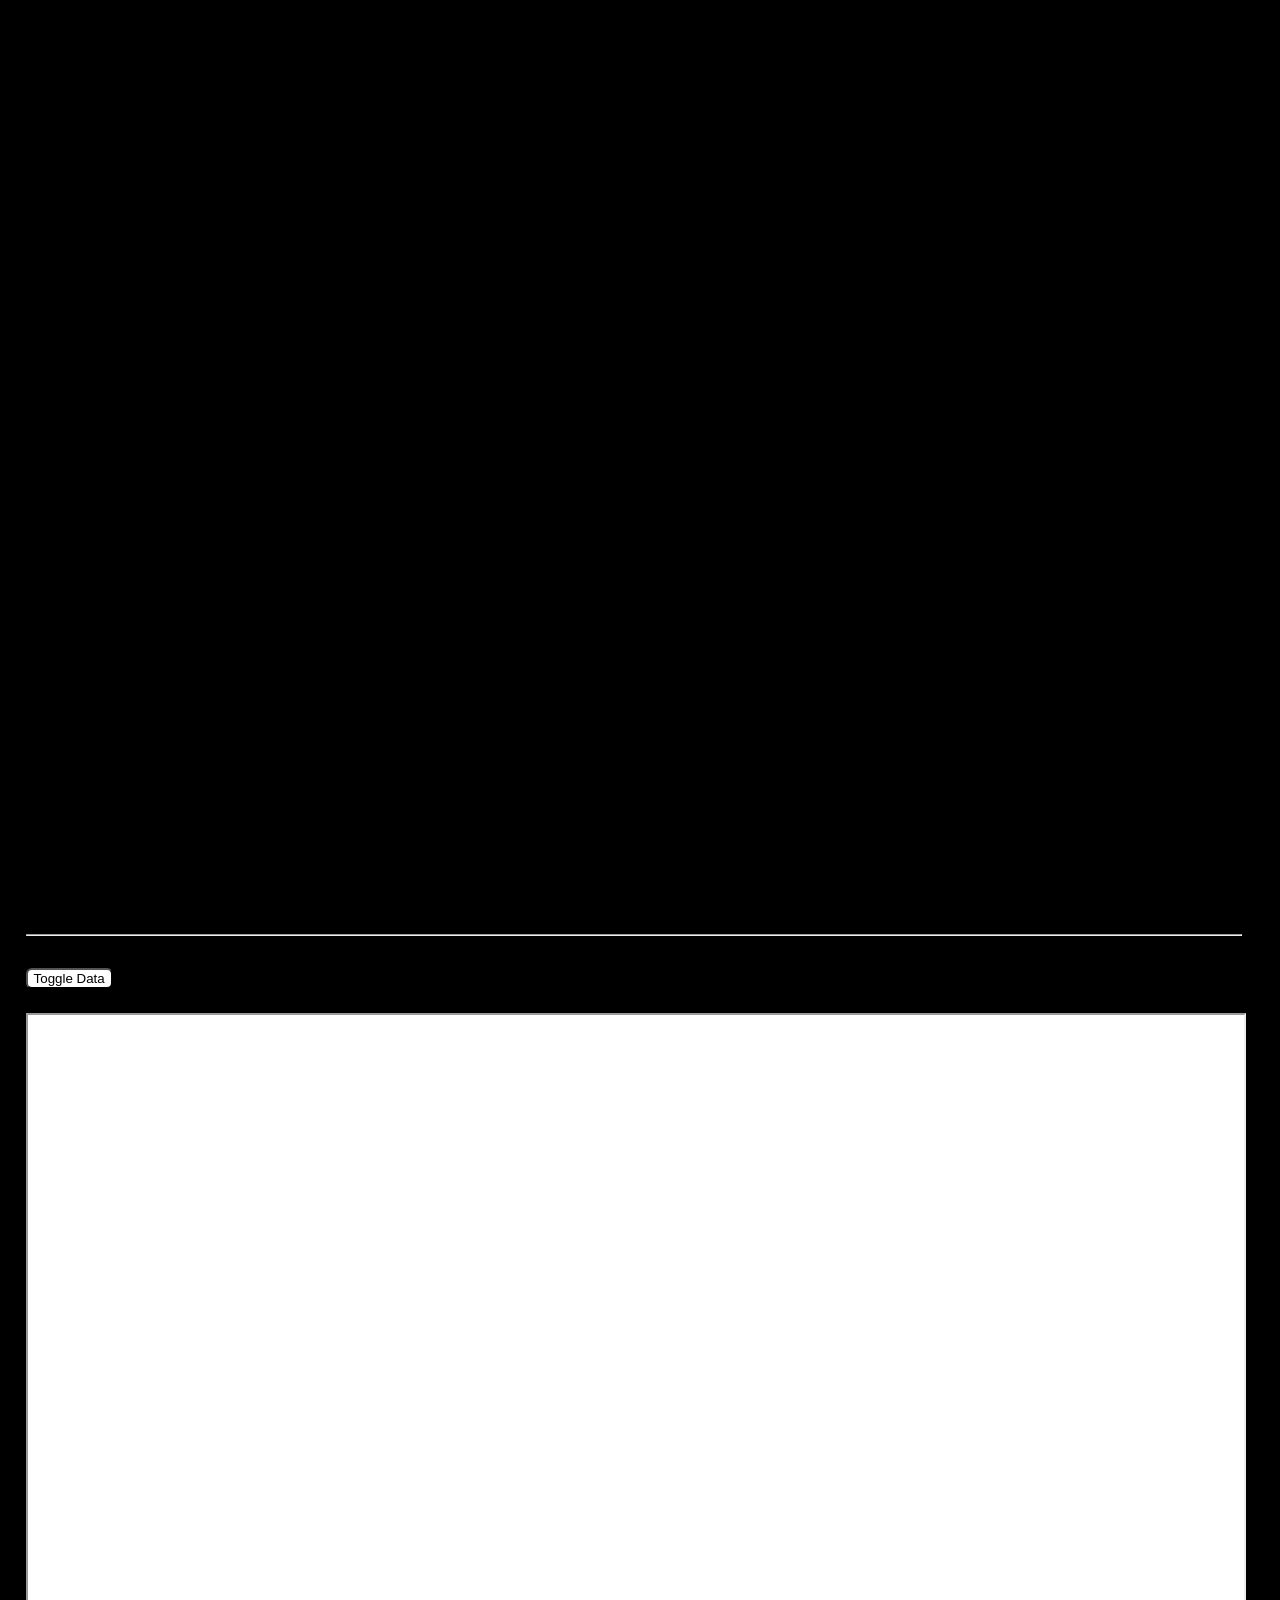
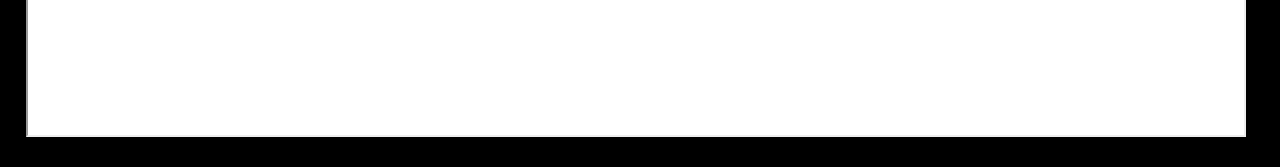
<file: assignment3/index.html>
<!DOCTYPE HTML>
<html>
	<head>
		<link rel="stylesheet" href="style.css">
	</head>

	<body>
		<div id="main-div">
			<div id="plot1" class="graph"></div>
			<div id="plot2" class="graph"></div>
		</div>
		<div id="plot3"></div>

		<hr>

		<button type="button" onclick="toggle()">Toggle Data</button>
		<iframe src="https://data.boston.gov/dataset/crime-incident-reports-august-2015-to-date-source-new-system/resource/b973d8cb-eeb2-4e7e-99da-c92938efc9c0/view/5af84035-f99d-4508-b728-3fc64c36418d" frameBorder="1" id="data-frame"></iframe>
		<script src="main.js"></script>
		<script src="https://cdn.plot.ly/plotly-3.4.0.min.js" charset="utf-8"></script>
	</body>
</html>
</file>
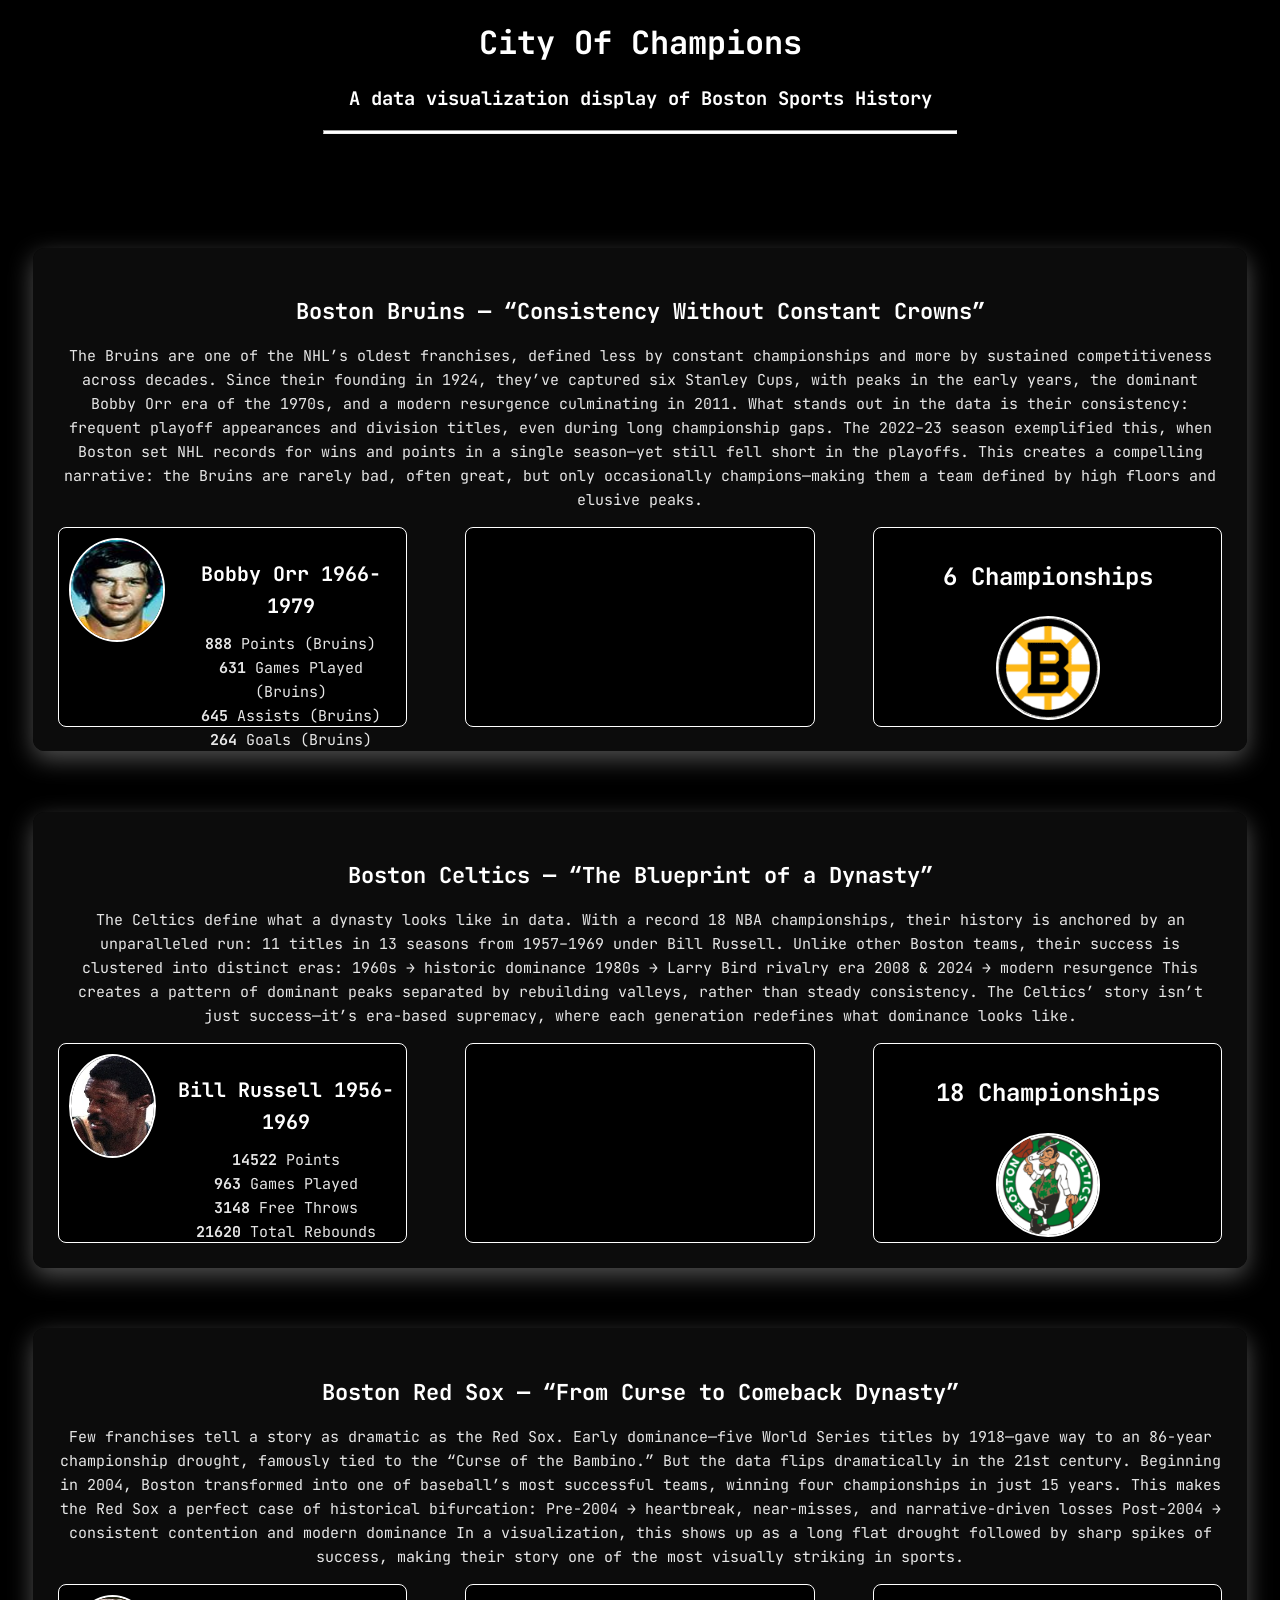
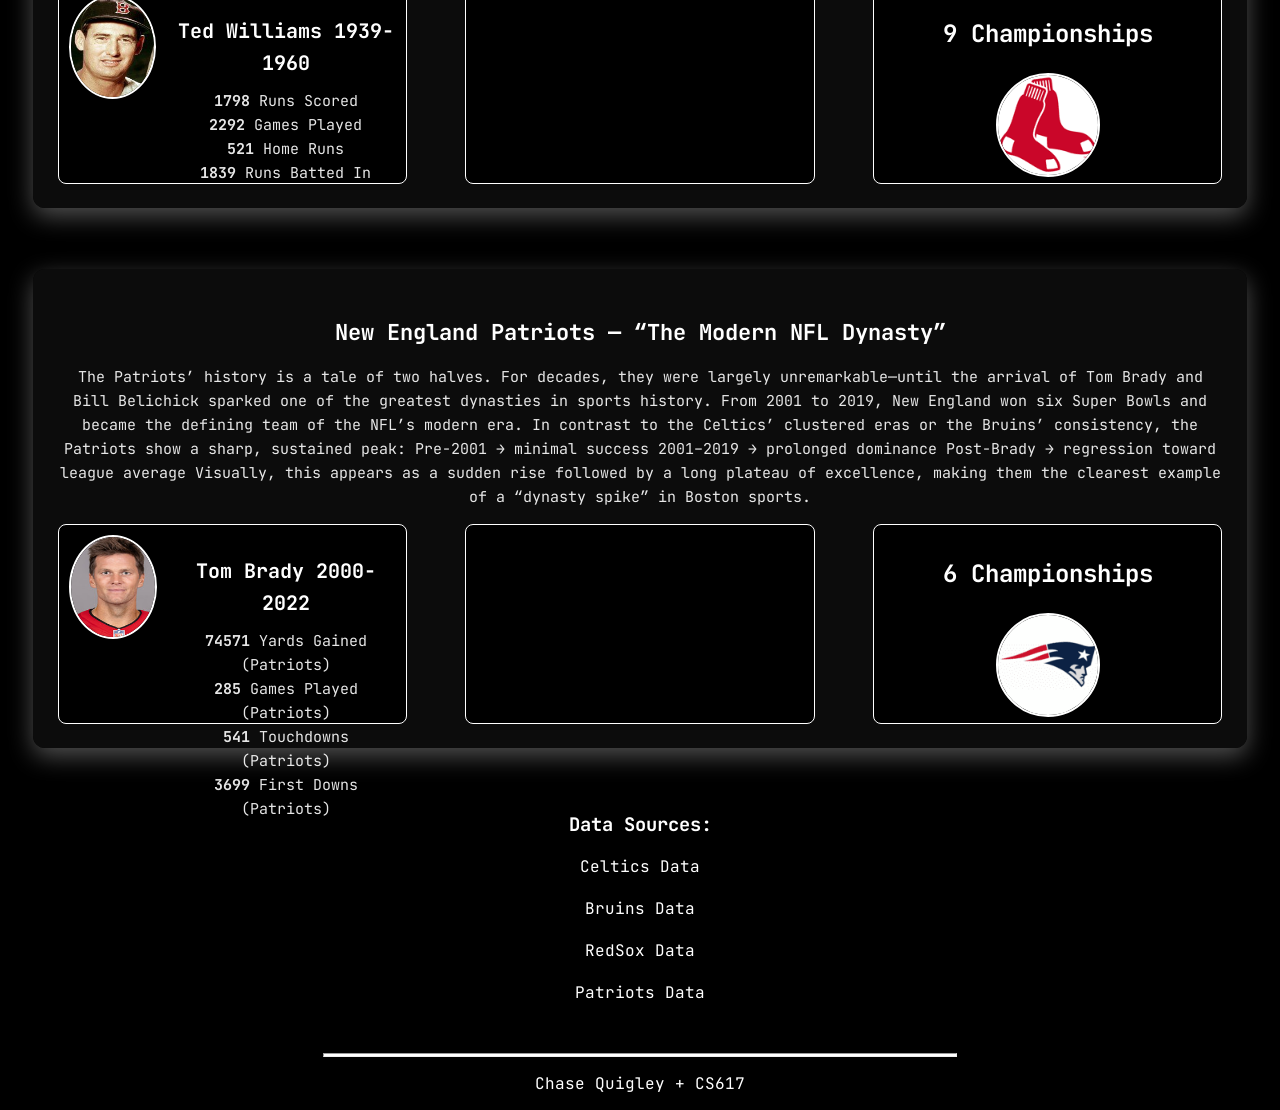
<file: Final_Project/index.html>
<!doctype html>
<html lang="en">
	<head>
		<meta charset="UTF-8">
		<title>CS617 Final Project</title>
		<link rel="preconnect" href="https://fonts.googleapis.com">
		<link rel="preconnect" href="https://fonts.gstatic.com" crossorigin>
		<link href="https://fonts.googleapis.com/css2?family=JetBrains+Mono:ital,wght@0,100..800;1,100..800&display=swap" rel="stylesheet">
		<link rel="stylesheet" href="./style.css">	
		<script src="https://d3js.org/d3.v7.min.js"></script>
	</head>
	<body>
		<h1>City Of Champions</h1>
		<h3>A data visualization display of Boston Sports History</h3>
		<hr>
		<div id="container">
			<div id="team-sections">
				<section id="Bruins" class="story-card">
					<h3>Boston Bruins — “Consistency Without Constant Crowns”</h3>
					<p> The Bruins are one of the NHL’s oldest franchises, defined less by constant championships and more by sustained competitiveness across decades. Since their founding in 1924, they’ve captured six Stanley Cups, with peaks in the early years, the dominant Bobby Orr era of the 1970s, and a modern resurgence culminating in 2011.

					What stands out in the data is their consistency: frequent playoff appearances and division titles, even during long championship gaps. The 2022–23 season exemplified this, when Boston set NHL records for wins and points in a single season—yet still fell short in the playoffs.

					This creates a compelling narrative: the Bruins are rarely bad, often great, but only occasionally champions—making them a team defined by high floors and elusive peaks.</p>
					<div id="BruinsGraph"></div>
					<div class="team-info">
						<div class="mvp">
							<img class="pfp" src="./data/BruinsData/mvp.jpg">
							<div class="mvp-text">
								<h3>Bobby Orr 1966-1979</h3>
								<p><b>888</b> Points (Bruins)</p>
								<p><b>631</b> Games Played (Bruins)</p>
								<p><b>645</b> Assists (Bruins)</p>
								<p><b>264</b> Goals (Bruins)</p>
							</div>

						</div>

						<div class="iconic">
							<div class="iconic">
								<div class="video">
									<iframe 
									 width="100%" 
									 height="80%" 
									 src="https://www.youtube.com/embed/b6rJtQ-hJZY" 
									 title="YouTube video player"
									 frameborder="0"
									 allowfullscreen>
									</iframe>
								</div>
							</div>

						</div>
						<div class="logo">

							<h2>6 Championships </h2>
							<img class="pfp" src="./data/BruinsData/team.png">
						</div>
					</div>
				</section>
				<section id="Celtics" class="story-card">
					<h3>Boston Celtics — “The Blueprint of a Dynasty”</h3>
					<p>The Celtics define what a dynasty looks like in data. With a record 18 NBA championships, their history is anchored by an unparalleled run: 11 titles in 13 seasons from 1957–1969 under Bill Russell.

					Unlike other Boston teams, their success is clustered into distinct eras:

					1960s → historic dominance
					1980s → Larry Bird rivalry era
					2008 & 2024 → modern resurgence

					This creates a pattern of dominant peaks separated by rebuilding valleys, rather than steady consistency.

					The Celtics’ story isn’t just success—it’s era-based supremacy, where each generation redefines what dominance looks like.</p>
					<div id="CelticsGraph"></div>
					<div class="team-info">
						<div class="mvp">
							<img class="pfp" src="./data/CelticsData/mvp.jpg">
							<div class="mvp-text">
								<h3>Bill Russell 1956-1969</h3>
								<p><b>14522 </b>Points</p>
								<p><b>963 </b>Games Played</p>
								<p><b>3148 </b>Free Throws</p>
								<p><b>21620 </b>Total Rebounds</p>
							</div>
						</div>

						<div class="iconic">
							<div class="video">
								<iframe 
								 width="100%" 
								 height="80%" 
								 src="https://www.youtube.com/embed/csQ1qF7wrl4" 
								 title="YouTube video player"
								 frameborder="0"
								 allowfullscreen>
								</iframe>
							</div>
						</div>
						<div class="logo">

							<h2>18 Championships</h2>
							<img class="pfp" src="./data/CelticsData/team.png">
						</div>
					</div>
				</section>
				<section id="RedSox" class="story-card">
					<h3>Boston Red Sox — “From Curse to Comeback Dynasty”</h3>
					<p>Few franchises tell a story as dramatic as the Red Sox. Early dominance—five World Series titles by 1918—gave way to an 86-year championship drought, famously tied to the “Curse of the Bambino.”

					But the data flips dramatically in the 21st century. Beginning in 2004, Boston transformed into one of baseball’s most successful teams, winning four championships in just 15 years.

					This makes the Red Sox a perfect case of historical bifurcation:

					Pre-2004 → heartbreak, near-misses, and narrative-driven losses
					Post-2004 → consistent contention and modern dominance

					In a visualization, this shows up as a long flat drought followed by sharp spikes of success, making their story one of the most visually striking in sports.</p>
					<div id="RedSoxGraph"></div>
					<div class="team-info">
						<div class="mvp">
							<img class="pfp" src="./data/RedSoxData/mvp.jpg">
							<div class="mvp-text">
								<h3>Ted Williams 1939-1960</h3>
								<p><b>1798</b> Runs Scored</p>
								<p><b>2292</b> Games Played </p>
								<p><b>521</b> Home Runs</p>
								<p><b>1839</b> Runs Batted In</p>
							</div>
						</div>

						<div class="iconic">
							<div class="video">
								<iframe 
								 width="100%" 
								 height="80%" 
								 src="https://www.youtube.com/embed/1NttSTenyEk" 
								 title="YouTube video player"
								 frameborder="0"
								 allowfullscreen>
								</iframe>
							</div>
						</div>
						<div class="logo">

							<h2>9 Championships</h2>
							<img class="pfp" src="./data/RedSoxData/team.png">
						</div>
					</div>
				</section>
				<section id="Patriots" class="story-card">
					<h3>New England Patriots — “The Modern NFL Dynasty”</h3>
					<p>The Patriots’ history is a tale of two halves. For decades, they were largely unremarkable—until the arrival of Tom Brady and Bill Belichick sparked one of the greatest dynasties in sports history.

					From 2001 to 2019, New England won six Super Bowls and became the defining team of the NFL’s modern era.

					In contrast to the Celtics’ clustered eras or the Bruins’ consistency, the Patriots show a sharp, sustained peak:

					Pre-2001 → minimal success
					2001–2019 → prolonged dominance
					Post-Brady → regression toward league average

					Visually, this appears as a sudden rise followed by a long plateau of excellence, making them the clearest example of a “dynasty spike” in Boston sports.</p>
					<div id="PatriotsGraph"></div>
					<div class="team-info">
						<div class="mvp">
							<img class="pfp" src="./data/PatriotsData/mvp.jpg">
							<div class="mvp-text">
								<h3>Tom Brady 2000-2022</h3>
								<p><b>74571</b> Yards Gained (Patriots)</p>
								<p><b>285</b> Games Played (Patriots)</p>
								<p><b>541</b> Touchdowns (Patriots)</p>
								<p><b>3699</b> First Downs (Patriots)</p>
							</div>
						</div>

						<div class="iconic">
							<div class="video">
								<iframe 
								 width="100%" 
								 height="80%" 
								 src="https://www.youtube.com/embed/bQwCQiQ8v3Y" 
								 title="YouTube video player"
								 frameborder="0"
								 allowfullscreen>
								</iframe>
							</div>
						</div>
						<div class="logo">

							<h2>6 Championships</h2>
							<img class="pfp" src="./data/PatriotsData/team.png">
						</div>
						</div>
					</div>
				</section>
			</div>
		</div>
		<div>
			<h3>Data Sources:</h3>
			<ul>
				<li><a href="https://www.basketball-reference.com/teams/BOS/">Celtics Data</a></li>
				<br>
				<li><a href="https://www.hockey-reference.com/teams/BOS/history.html">Bruins Data</a></li>
				<br>
				<li><a href="https://www.baseball-reference.com/teams/BOS/">RedSox Data</a></li>
				<br>
				<li><a href="https://www.pro-football-reference.com/teams/nwe/">Patriots Data</a></li>
				<br>
			</ul>
		</div>
		</div>
		<br>
		<hr>
		<footer>
			<p>Chase Quigley + CS617</p>
		</footer>
		<script type="module"  src="script.js"></script>
	</body>
</html>
</file>
<file: assignment3/style.css>
body {
	color: white;
	background-color: black;
	width: 95%;
	height: 100%;
	overflow-x: hidden;
	margin: 2%;
}

iframe {
	background-color: white;
	width: 100%;
	height: 80vh;
}

button {
	background-color: white;
	color: black;
	border-radius: 6px;
	margin-top: 2%;
	margin-bottom: 2%;
}
#data-frame {
	visibility: visible;
}

#main-div {
	display: flex;
	justify-content: center;
	width: 100%;
	align-items: center;
	height: 100vh;
}


.graph {
	margin-top: 20px;
	margin-bottom: 20px;
}
</file>
<file: Final_Project/style.css>
html{
	font-family: "JetBrains Mono", monospace;
}
a {
	color: white;
	text-decoration: none;
}

ul {
	list-style-type: square;
	padding: 0;
	margin: 0;
}
ul a:hover {
	color: lightgreen;
}
body {
	background-color: black;
	color: white;
	text-align: center;
}

hr {
	color: white;
	background-color: white;
	width: 50%;
	height: 2px;
}

button {
	border: 2px solid white;
	border-radius: 8px;
	font-family: "JetBrains Mono", monospace;
	transition: transform 0.3s ease;
	background-color: #28282B;
	color: white;
}

button:hover {
	cursor: pointer;
	transform: translateY(-5px);
}

#team-sections {
	display: flex;
	flex-direction: column;
	justify-content: center;
	align-items: center;
	width: 100%;
	height: 100%;
	padding: 20px;
}
#container {
	position: relative;
	display: flex;
	flex-direction: column;
	justify-content: center;
	align-items: center;
	padding: 2%;
	gap: 5px;
}

.story-card {
	max-width: 1400px;
	background: rgba(15, 15, 15, 0.85);
	color: white;
	padding: 2%;
	margin-top: 5%;
	border-radius: 12px;
	box-shadow: 0 8px 25px rgba(200, 200, 200, .4);
	line-height: 1.6;
	transition: transform 0.3s ease;
}

.team-info {
	display: flex;
	width: 100%;
	height: 200px;
	justify-content: space-between;
	gap: 5%;
	flex-direction: row;
}

.video {
	position: relative;
	padding-bottom: 55%;
	height: 0%;
}

.mvp {
	display: flex;
	align-items: left;
	gap: 20px;
}

.mvp-text {
	padding: 0px;
	margin: 0;
	display: flex;
	flex-direction: column;
}

.mvp-text p {
	padding: 0;
	margin: 0;
}

.mvp-text h3 {
	font-size: 20px !important;
}
.pfp {
	width: 100px;
	height: 100px;
	overflow: hidden;
	border-radius:50%;
	border: 2px solid white;
}

.pfp img {
	width: 100%;
	height: 100%;
	object-fit: cover;
}
.video iframe {
	position: absolute;
	top: 0;
	left: 0;
	width: 100%;
	height: 80%;
}

.team-info > div {
	flex: 1;
	background-color: black;
	padding: 10px;
	border: 1px solid white;
	border-radius: 8px;
}
.story-card:hover {
	transform: translateY(-5px);
}

.story-card h3 {
	margin-bottom: 10px;
	font-size: 22px;
}

.story-card p {
	font-size: 15px;
	opacity: 0.9;
}
</file>
